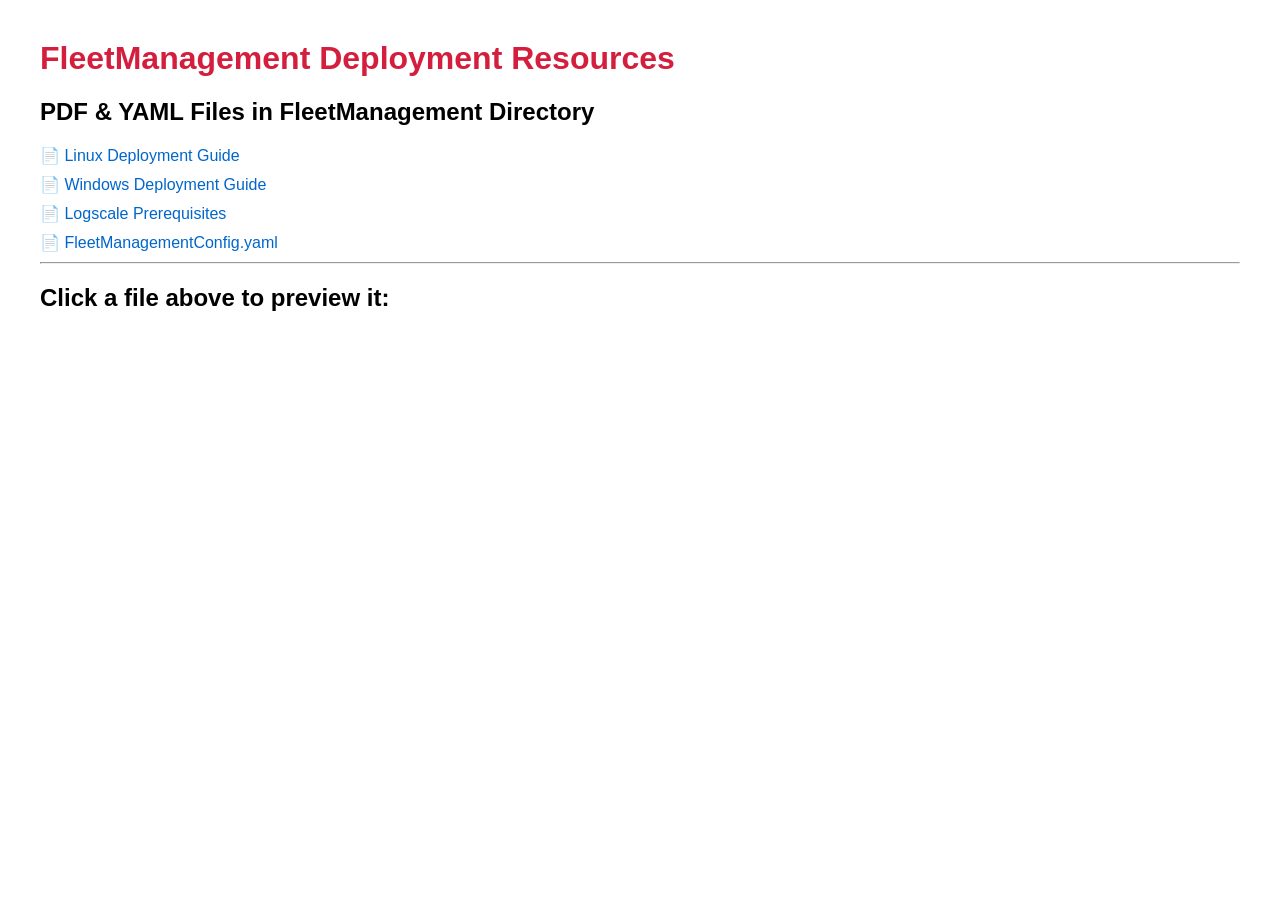
<file: corwdstrike.html>
<!DOCTYPE html>
<html lang="en">
<head>
    <meta charset="UTF-8">
    <title>FleetManagement Deployment Resources</title>
    <style>
        body {
            font-family: Arial, sans-serif;
            margin: 40px;
        }
        h1 {
            color: #d31f3d;
        }
        iframe {
            width: 100%;
            height: 600px;
            border: 1px solid #ccc;
            margin-top: 20px;
        }
        pre {
            background-color: #f4f4f4;
            border: 1px solid #ccc;
            padding: 15px;
            overflow: auto;
            max-height: 600px;
        }
        .file-links a {
            display: block;
            margin-bottom: 10px;
            color: #0066cc;
            text-decoration: none;
            cursor: pointer;
        }
        .file-links a:hover {
            text-decoration: underline;
        }
    </style>
</head>
<body>

    <h1>FleetManagement Deployment Resources</h1>

    <div class="file-links">
        <h2>PDF & YAML Files in FleetManagement Directory</h2>
        <a href="#" data-type="pdf" data-src="CrowdStrike_Initial_for_Linux.pdf">📄 Linux Deployment Guide</a>
        <a href="#" data-type="pdf" data-src="CrowdStrike_Initial_for_Windows.pdf">📄 Windows Deployment Guide</a>
        <a href="#" data-type="pdf" data-src="Falcon Logscale Connector requirements.pdf">📄 Logscale Prerequisites</a>
        <a href="#" data-type="yaml" data-src="conf.yaml">📄 FleetManagementConfig.yaml</a>
    </div>

    <hr>

    <h2 id="preview-label">Click a file above to preview it:</h2>
    <iframe id="pdf-preview" src="" style="display:none;"></iframe>
    <pre id="yaml-preview" style="display:none;"></pre>

    <script>
        const links = document.querySelectorAll('.file-links a');
        const iframe = document.getElementById('pdf-preview');
        const yamlBox = document.getElementById('yaml-preview');
        const label = document.getElementById('preview-label');

        links.forEach(link => {
            link.addEventListener('click', (event) => {
                event.preventDefault();

                const fileType = link.getAttribute('data-type');
                const fileSrc = link.getAttribute('data-src');
                const fileName = link.textContent.trim();

                label.textContent = `Previewing: ${fileName}`;
                
                if (fileType === 'pdf') {
                    iframe.src = fileSrc;
                    iframe.style.display = 'block';
                    yamlBox.style.display = 'none';
                } else if (fileType === 'yaml') {
                    fetch(fileSrc)
                        .then(response => {
                            if (!response.ok) throw new Error('File not found.');
                            return response.text();
                        })
                        .then(text => {
                            yamlBox.textContent = text;
                            iframe.style.display = 'none';
                            yamlBox.style.display = 'block';
                        })
                        .catch(err => {
                            yamlBox.textContent = `Error loading file: ${err.message}`;
                            iframe.style.display = 'none';
                            yamlBox.style.display = 'block';
                        });
                }
            });
        });
    </script>

</body>
</html>
</file>
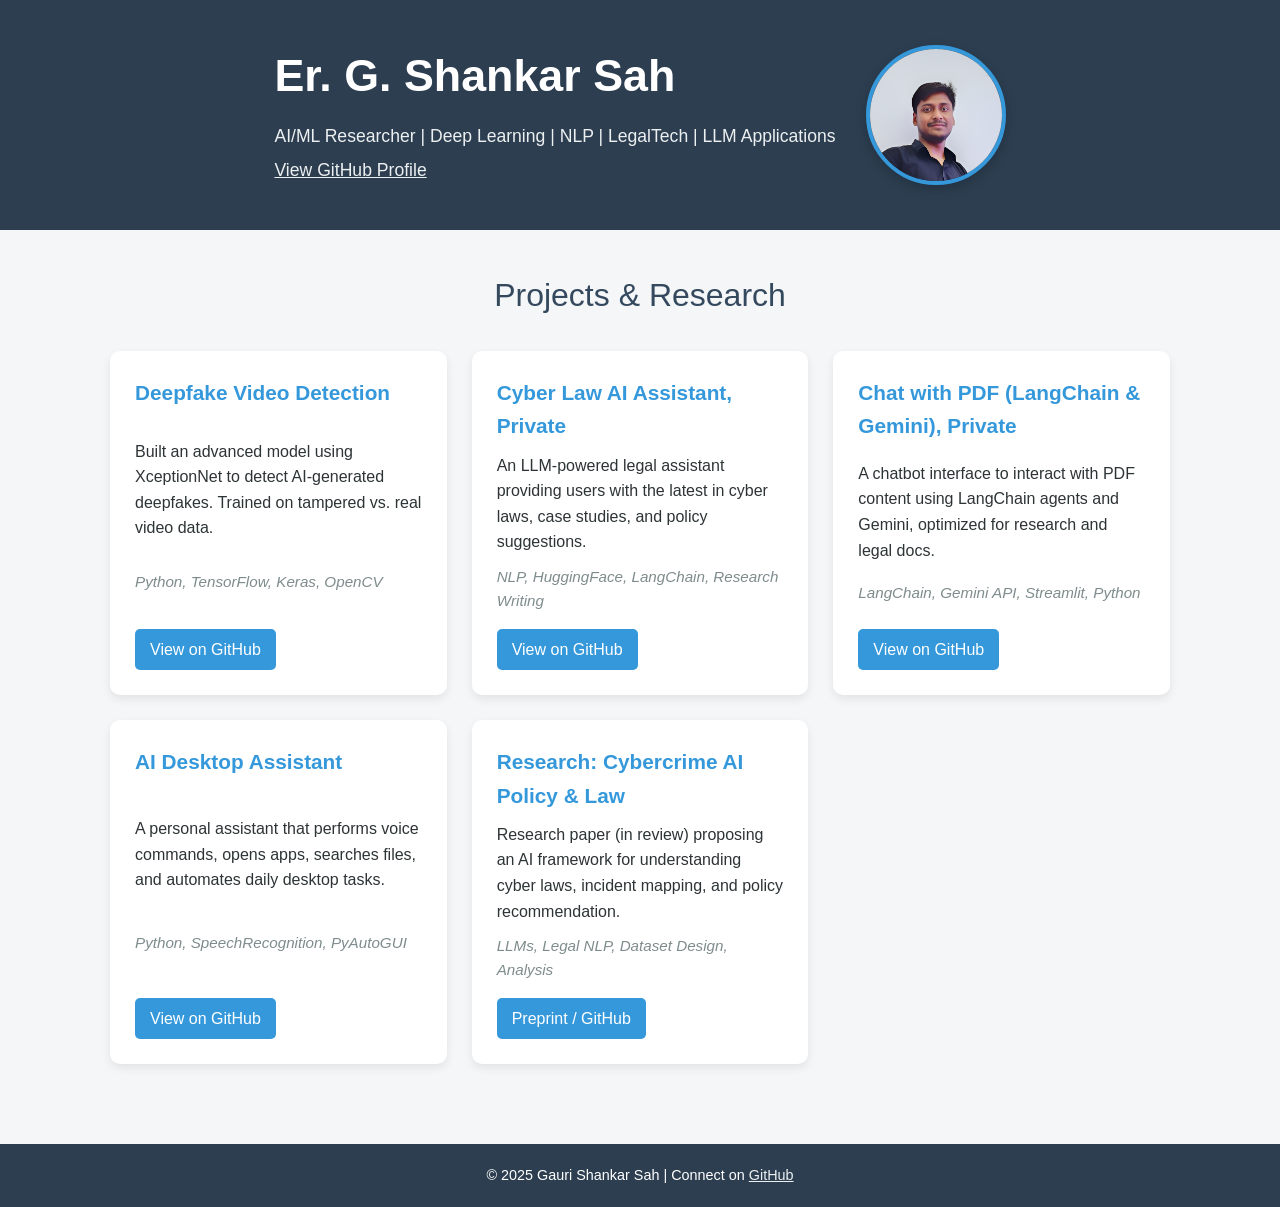
<file: ml.html>
<!DOCTYPE html>
<html lang="en">
<head>
  <meta charset="UTF-8" />
  <meta name="viewport" content="width=device-width, initial-scale=1.0" />
  <title>AI/ML Portfolio | G. Shankar Sah</title>
  <style>
    :root {
      --primary-color: #2c3e50;
      --secondary-color: #34495e;
      --accent-color: #3498db;
      --bg-color: #f4f6f8;
      --text-color: #2d3436;
    }

    * {
      box-sizing: border-box;
      margin: 0;
      padding: 0;
    }

    body {
      font-family: 'Segoe UI', Tahoma, Geneva, Verdana, sans-serif;
      background-color: var(--bg-color);
      color: var(--text-color);
      line-height: 1.6;
    }

    header {
      background-color: var(--primary-color);
      color: white;
      padding: 40px 20px;
      display: flex;
      flex-wrap: wrap;
      align-items: center;
      justify-content: center;
      gap: 30px;
    }

    .profile-image {
      width: 140px;
      height: 140px;
      border-radius: 50%;
      overflow: hidden;
      border: 4px solid var(--accent-color);
      box-shadow: 0 4px 12px rgba(0, 0, 0, 0.2);
      flex-shrink: 0;
    }

    .profile-image img {
      width: 100%;
      height: 100%;
      object-fit: cover;
      display: block;
    }

    .header-content {
      text-align: left;
      max-width: 600px;
    }

    .header-content h1 {
      font-size: 2.8em;
      margin-bottom: 10px;
    }

    .header-content p {
      font-size: 1.1em;
      color: #ecf0f1;
      margin: 6px 0;
    }

    .header-content a {
      color: #ecf0f1;
      text-decoration: underline;
    }

    .container {
      max-width: 1100px;
      margin: auto;
      padding: 40px 20px;
    }

    .section-title {
      font-size: 2em;
      margin-bottom: 30px;
      color: var(--secondary-color);
      text-align: center;
    }

    .project-grid {
      display: grid;
      grid-template-columns: repeat(auto-fit, minmax(280px, 1fr));
      gap: 25px;
    }

    .project {
      background-color: white;
      border-radius: 10px;
      box-shadow: 0 4px 10px rgba(0, 0, 0, 0.08);
      padding: 25px;
      transition: transform 0.2s ease;
      display: flex;
      flex-direction: column;
      justify-content: space-between;
    }

    .project:hover {
      transform: translateY(-5px);
    }

    .project h2 {
      color: var(--accent-color);
      margin-bottom: 10px;
      font-size: 1.3em;
    }

    .tools {
      font-style: italic;
      color: #7f8c8d;
      margin-top: 10px;
      font-size: 0.95em;
    }

    .github-link {
      background-color: var(--accent-color);
      color: white;
      padding: 8px 15px;
      text-decoration: none;
      border-radius: 5px;
      text-align: center;
      width: fit-content;
      margin-top: 15px;
    }

    .github-link:hover {
      background-color: #2980b9;
    }

    .footer {
      background-color: var(--primary-color);
      color: white;
      padding: 20px;
      text-align: center;
      font-size: 0.9em;
      margin-top: 40px;
    }

    .footer a {
      color: #ecf0f1;
      text-decoration: underline;
    }

    @media (max-width: 768px) {
      header {
        flex-direction: column;
        text-align: center;
      }

      .header-content h1 {
        font-size: 2em;
      }

      .section-title {
        font-size: 1.6em;
      }

      .header-content {
        text-align: center;
      }
    }

    @media (max-width: 480px) {
      .header-content p {
        font-size: 0.95em;
      }

      .project h2 {
        font-size: 1.1em;
      }
    }
  </style>
</head>
<body>

<header>
  <div class="header-content">
    <h1>Er. G. Shankar Sah</h1>
    <p>AI/ML Researcher | Deep Learning | NLP | LegalTech | LLM Applications</p>
    <p><a href="https://github.com/GauriShankarSah" target="_blank">View GitHub Profile</a></p>
  </div>

  <div class="profile-image">
    <img src="./images/profile.png" alt="G. Shankar Sah" />
  </div>
</header>


  <div class="container">
    <div class="section-title">Projects & Research</div>

    <div class="project-grid">

      <div class="project">
        <h2>Deepfake Video Detection</h2>
        <p>
          Built an advanced model using XceptionNet to detect AI-generated deepfakes. Trained on tampered vs. real video data.
        </p>
        <p class="tools">Python, TensorFlow, Keras, OpenCV</p>
        <a class="github-link" href="https://github.com/GauriShankarSah/deepFakeVideoDetectionUsing-LRCN-and-Xception-V3" target="_blank">View on GitHub</a>
      </div>

      <div class="project">
        <h2>Cyber Law AI Assistant, Private</h2>
        <p>
          An LLM-powered legal assistant providing users with the latest in cyber laws, case studies, and policy suggestions.
        </p>
        <p class="tools">NLP, HuggingFace, LangChain, Research Writing</p>
        <a class="github-link" href="#" target="_blank">View on GitHub</a>
      </div>

      <div class="project">
        <h2>Chat with PDF (LangChain & Gemini), Private</h2>
        <p>
          A chatbot interface to interact with PDF content using LangChain agents and Gemini, optimized for research and legal docs.
        </p>
        <p class="tools">LangChain, Gemini API, Streamlit, Python</p>
        <a class="github-link" href="#" target="_blank">View on GitHub</a>
      </div>

      <div class="project">
        <h2>AI Desktop Assistant</h2>
        <p>
          A personal assistant that performs voice commands, opens apps, searches files, and automates daily desktop tasks.
        </p>
        <p class="tools">Python, SpeechRecognition, PyAutoGUI</p>
        <a class="github-link" href="https://github.com/GauriShankarSah/Charlie" target="_blank">View on GitHub</a>
      </div>

      <div class="project">
        <h2>Research: Cybercrime AI Policy & Law</h2>
        <p>
          Research paper (in review) proposing an AI framework for understanding cyber laws, incident mapping, and policy recommendation.
        </p>
        <p class="tools">LLMs, Legal NLP, Dataset Design, Analysis</p>
        <a class="github-link" href="https://github.com/yourusername/cybercrime-ai-research" target="_blank">Preprint / GitHub</a>
      </div>

    </div>
  </div>

  <div class="footer">
    &copy; 2025 Gauri Shankar Sah | Connect on <a href="https://github.com/GauriShankarSah" target="_blank">GitHub</a>
  </div>

</body>
</html>
</file>
